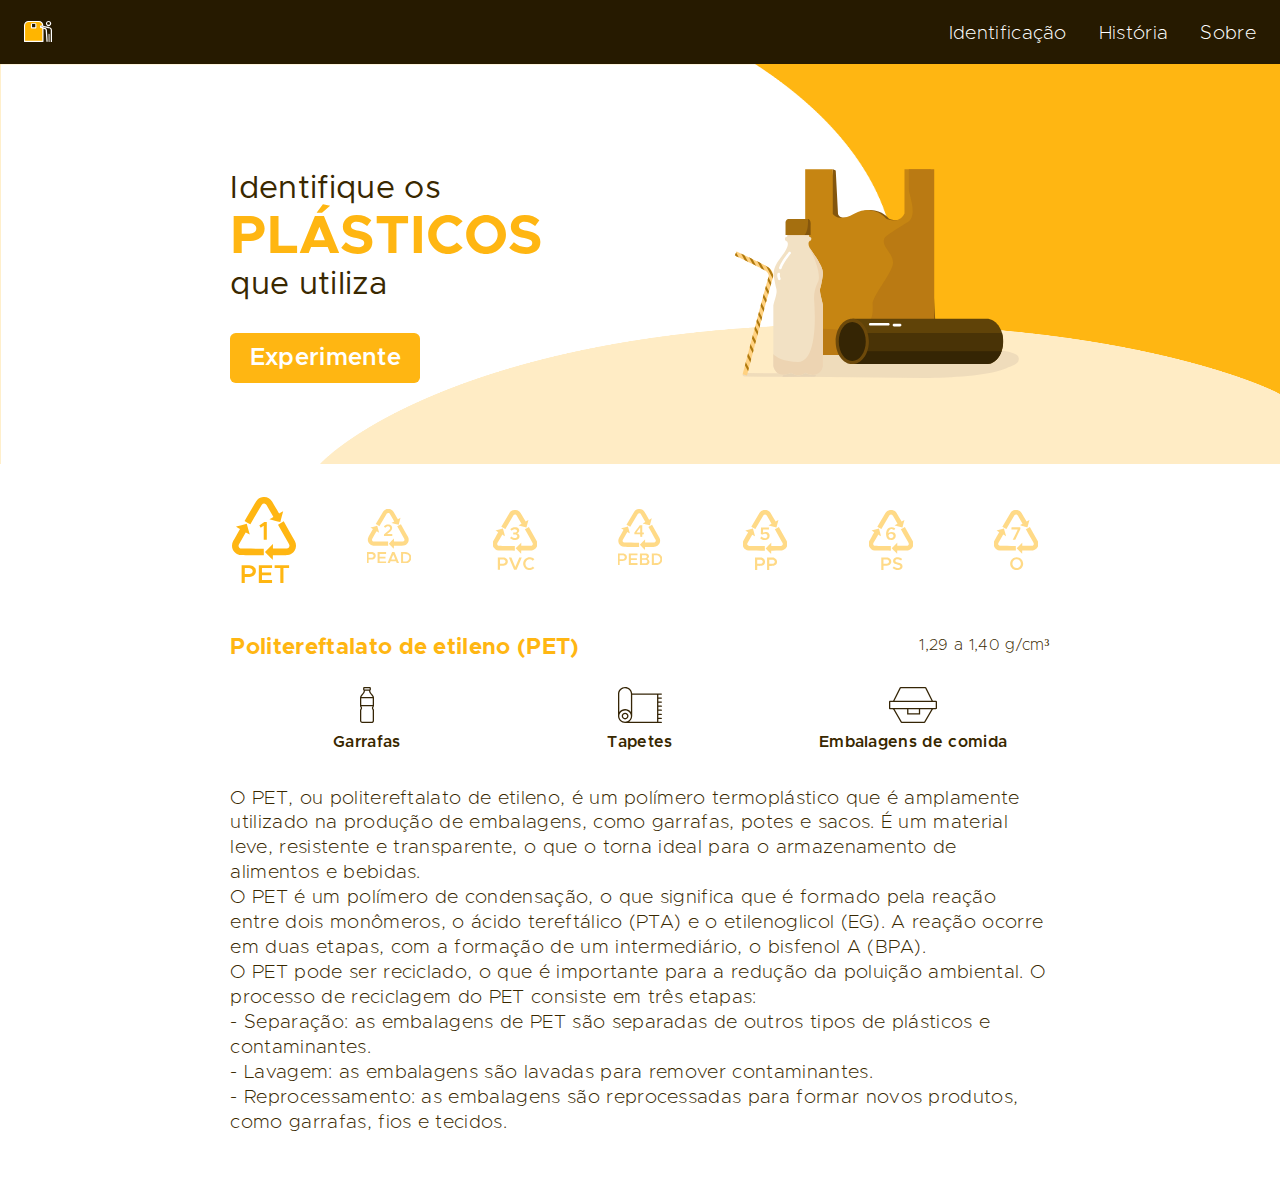
<file: index.html>
<!DOCTYPE html>
<html lang="pt">

<head>
    <meta name="author" content="Francisca Palma, Paulo Monteiro, Rafael Silva, Rafael Nogueira, Rodrigo Oliveira">
    <meta charset="UTF-8">
    <meta name="viewport" content="width=device-width, initial-scale=1.0">
    <link rel="stylesheet" href="styles/styles.css">
    <link rel="apple-touch-icon" sizes="180x180" href="img/apple-touch-icon.png">
    <link rel="icon" type="image/png" sizes="32x32" href="img/favicon-32x32.png">
    <link rel="icon" type="image/png" sizes="16x16" href="img/favicon-16x16.png">
    <!--link rel="manifest" href="/site.webmanifest"-->
    <title>Identificação de Plásticos - Início</title>
    
    <script src="script/index.js" defer></script>
    
</head>

<body>
    <nav id="navbar">
        <div class="wrapper">
            <div id="left">
                <a href="index.html" class="selected-menu-item"><img id="home-icon" src="img/home.svg" alt="Início"></a>
            </div>
            <div id="right">
                <a href="identificar.html">Identificação</a>
                <a href="origem.html">História</a>
                <a href="sobre.html">Sobre</a>
            </div>
        </div>
    </nav>

    <div id="hero-container">
        <div id="hero">
            <div id="hero-elements">
                <div id="hero-text-container">
                    <p class="hero-text">Identifique os</p>
                    <p id="hero-bold" class="">PLÁSTICOS</p>
                    <p class="hero-text"> que utiliza</p>
                </div>
                <button class="txt-semibold"
                    onclick="window.location.href ='identificar.html';">Experimente</button>
            </div>
            <img id="hero-illustration" src="img/hero.svg" alt="ilustração herói">
            <img src="./img/hero-ground.png" id="illustration-ground" alt="plataforma da ilustração herói">
            <img src="./img/hero-bg.png" id="illustration-white" alt="fundo da ilustração herói">

        </div>
    </div>

    <main>
        <div>
            <div id="plastic-types-container">
                <div><img id="plastic-type-1" class="plastic-type-item" src="img/1pet.svg" alt="plático tipo 1 - PET">
                </div>
                <div><img id="plastic-type-2" class="plastic-type-item plastic-type-unselected" src="img/2pead.svg"
                        alt="plático tipo 2 - PEAD">
                </div>
                <div><img id="plastic-type-3" class="plastic-type-item plastic-type-unselected" src="img/3pvc.svg"
                        alt="plático tipo 3 - PVC">
                </div>
                <div><img id="plastic-type-4" class="plastic-type-item plastic-type-unselected" src="img/4pebd.svg"
                        alt="plático tipo 4 - PEBD">
                </div>
                <div><img id="plastic-type-5" class="plastic-type-item plastic-type-unselected" src="img/5pp.svg"
                        alt="plático tipo 5 - PP">
                </div>
                <div><img id="plastic-type-6" class="plastic-type-item plastic-type-unselected" src="img/6ps.svg"
                        alt="plático tipo 6 - PS">
                </div>
                <div><img id="plastic-type-7" class="plastic-type-item plastic-type-unselected" src="img/7o.svg"
                        alt="plático tipo 7 - O">
                </div>
            </div>
        </div>

        <div class="content-wrapper">
        <section>
            <header>
                <p class="type" id="plastic-type-header">Politereftalato de etileno (PET)</p>
                <p class="type-details" id="plastic-density-header">1,29 a 1,40 g/cm³</p>
            </header>

            <div class="item-options-container" id="options-1">
                <div class="item-option">
                    <img class="item-option-img" src="./img/garrafa.svg" alt="garrafa">
                    <p class="txt-item">Garrafas</p>
                </div>
                <div class="item-option">
                    <img class="item-option-img" src="./img/tapete.svg" alt="tapete">
                    <p class="txt-item">Tapetes</p>
                </div>
                <div class="item-option">
                    <img class="item-option-img" src="./img/embComida.svg" alt="embalagem de comida">
                    <p class="txt-item">Embalagens de comida</p>
                </div>
            </div>
            <div class="item-options-container" id="options-2">
                <div class="item-option">
                    <img class="item-option-img" src="./img/detergente.svg" alt="detergente">
                    <p class="txt-item">Detergentes</p>
                </div>
                <div class="item-option">
                    <img class="item-option-img" src="./img/brinquedo.svg" alt="brinquedo">
                    <p class="txt-item">Brinquedos</p>
                </div>
            </div>
            <div class="item-options-container" id="options-3">
                <div class="item-option">
                    <img class="item-option-img" src="./img/detergente.svg" alt="detergente">
                    <p class="txt-item">Detergente</p>
                </div>
                <div class="item-option">
                    <img class="item-option-img" src="./img/blisters.svg" alt="blisters">
                    <p class="txt-item">Blisters</p>
                </div>
            </div>
            <div class="item-options-container" id="options-4">
                <div class="item-option">
                    <img class="item-option-img" src="./img/sacos.svg" alt="sacos de supermercado">
                    <p class="txt-item">Sacos de supermercado</p>
                </div>
                <div class="item-option">
                    <img class="item-option-img" src="./img/utCozinha.svg" alt="utensílios de cozinha">
                    <p class="txt-item">Utensílios de cozinha</p>
                </div>
            </div>
            <div class="item-options-container" id="options-5">
                <div class="item-option">
                    <img class="item-option-img" src="./img/embComida.svg" alt="embalagem de comida">
                    <p class="txt-item">Embalagens de comida</p>
                </div>
                <div class="item-option">
                    <img class="item-option-img" src="./img/tampa.svg" alt="tampa de garrafa">
                    <p class="txt-item">Tampas de garrafas</p>
                </div>
                <div class="item-option">
                    <img class="item-option-img" src="./img/garrafa.svg" alt="garrafa">
                    <p class="txt-item">Garrafas</p>
                </div>
            </div>
            <div class="item-options-container" id="options-6">
                <div class="item-option">
                    <img class="item-option-img" src="./img/iogurte.svg" alt="iogurte">
                    <p class="txt-item">Embalagens de iogurtes</p>
                </div>
                <div class="item-option">
                    <img class="item-option-img" src="./img/cestoMercado.svg" alt="cesto de supermercado">
                    <p class="txt-item">Cestos de supermercado</p>
                </div>
            </div>
            <div class="item-options-container" id="options-7">
                <div class="item-option">
                    <img class="item-option-img" src="./img/brinquedo.svg" alt="brinquedo">
                    <p class="txt-item">Brinquedos</p>
                </div>
            </div>
            <p class="txt-size-normal" id="plastic-text">O PET, ou politereftalato de etileno, é um polímero
                termoplástico que é amplamente utilizado na produção de embalagens, como garrafas, potes e sacos. É um
                material leve, resistente e transparente, o que o torna ideal para o armazenamento de alimentos e
                bebidas.<br>O PET é um polímero de condensação, o que significa que é formado pela reação entre dois
                monômeros, o ácido
                tereftálico (PTA) e o etilenoglicol (EG). A reação ocorre em duas etapas, com a formação de um
                intermediário, o bisfenol A (BPA).<br>O PET pode ser reciclado, o que é importante para a redução da
                poluição ambiental. O processo de reciclagem do PET consiste em três etapas:<br> - Separação: as
                embalagens de PET são separadas de outros tipos de plásticos e contaminantes.<br> - Lavagem: as
                embalagens são
                lavadas para remover contaminantes.<br> - Reprocessamento: as embalagens são
                reprocessadas para formar novos produtos, como garrafas, fios e tecidos.</p>
        <section>
        </div>
    </main>
</body>

</html>
</file>
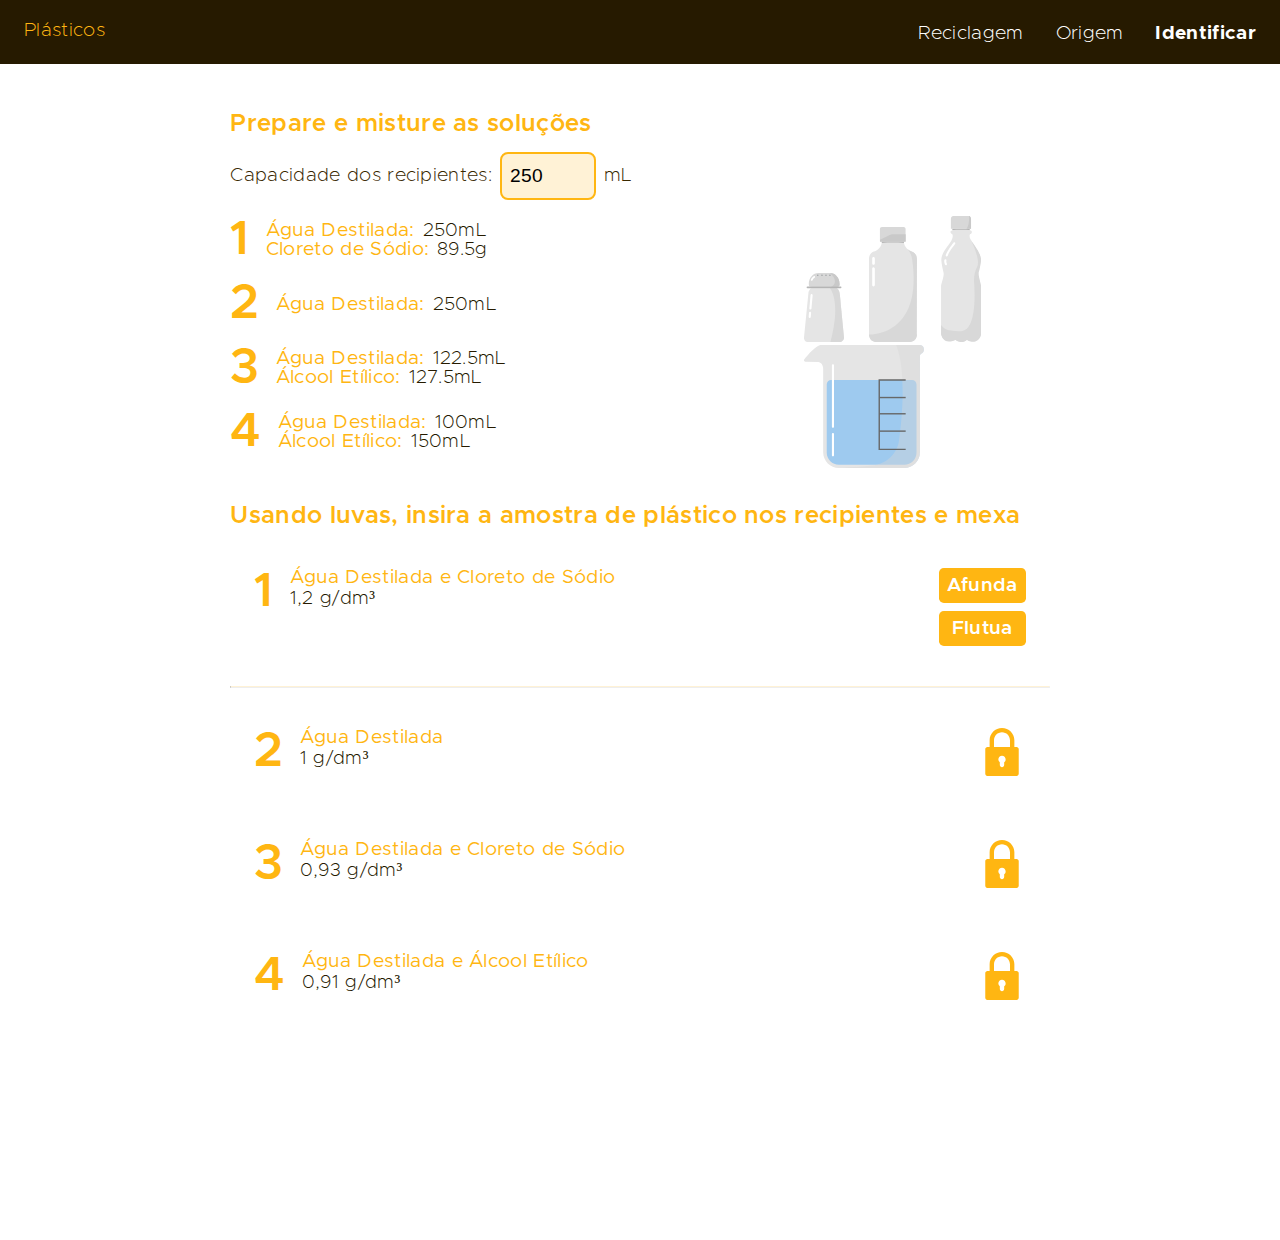
<file: activity.html>
<!DOCTYPE html>
<html lang="pt">

<head>
    <meta name="author" content="Francisca Palma, Paulo Monteiro, Rafael Silva, Rafael Nogueira, Rodrigo Oliveira">
    <meta charset="UTF-8">
    <meta name="viewport" content="width=device-width, initial-scale=1.0">
    <link rel="stylesheet" href="styles/styles.css">
    <link rel="stylesheet"
        href="https://fonts.googleapis.com/css2?family=Material+Symbols+Outlined:opsz,wght,FILL,GRAD@20..48,100..700,0..1,-50..200">
    <script src="./script/activity.js" defer></script>
    <title>Identificação de Plásticos - Atividade</title>
</head>

<body>
    <nav id="navbar">
        <div class="wrapper">
            <div id="left">
                <a href="index.html">Plásticos</a>
            </div>
            <div id="right">
                <a href="reciclagem.html">Reciclagem</a>
                <a href="origem.html">Origem</a>
                <a href="activity.html" class="selected-menu-item">Identificar</a>
            </div>
        </div>
    </nav>

    <main class="content-wrapper">
        <section>
            <h2>Prepare e misture as soluções</h2>
            <div id="input-container">
                <p class="txt-size-normal">Capacidade dos recipientes: </p>
                <input id="mL-input" type="number" value="250">
                <p class="txt-size-normal">mL</p>
            </div>
            <div class="activity-first-container">


                <div id="activity-items-container">

                    <ul id="activity-items">

                        <li class="activity-item">
                            <p class="activity-item-number">1</p>
                            <div>
                                <p class="activity-item-material">Água Destilada: <span
                                        class="activity-item-amount" id="agua-1-value">250mL</span></p>
                                <p class="activity-item-material">Cloreto de Sódio: <span
                                        class="activity-item-amount" id="sal-1-value">89.5g</span></p>
                            </div>
                        </li>
                        <li class="activity-item">
                            <p class="activity-item-number">2</p>
                            <div>
                                <p
                                    class="activity-item-material activity-item-material-single">
                                    Água Destilada: <span class="activity-item-amount" id="agua-2-value">250mL</span></p>
                            </div>
                        </li>
                        <li class="activity-item">
                            <p class="activity-item-number">3</p>
                            <div>
                                <p class="activity-item-material">Água Destilada: <span
                                        class="activity-item-amount" id="agua-3-value">122.5mL</span></p>
                                <p class="activity-item-material">Álcool Etílico: <span
                                        class="activity-item-amount" id="alcool-1-value">127.5mL</span></p>
                            </div>
                        </li>
                        <li class="activity-item">
                            <p class="activity-item-number">4</p>
                            <div>
                                <p class="activity-item-material">Água Destilada: <span
                                        class="activity-item-amount" id="agua-4-value">100mL</span></p>
                                <p class="activity-item-material">Álcool Etílico: <span
                                        class="activity-item-amount" id="alcool-2-value">150mL</span></p>
                            </div>
                        </li>
                    </ul>
                </div>
                <div class="activity-first-right">
                    <div class="activity-image-container">
                        <img src="img/sal.svg" style="width: 2.5rem; display: inline-block;margin-right: 1.2rem;"
                            alt="saleiro">
                        <img src="img/garrafaalcool.svg" style="width: 3rem;display: inline-block;margin-right: 1.2rem;"
                            alt="garrafa de álcool">
                        <img src="img/garrafaagua.svg" style="width: 2.5rem; display: inline-block; margin-right: 3rem;"
                            alt="garrafa de água">
                        <img src="img/gobele.svg" style="width: 7.5rem; display: inline-block;" alt="gobelé">
                    </div>
                </div>
            </div>
        </section>
        <section id="experiment">
            <h2>Usando luvas, insira a amostra de plástico nos recipientes e mexa</h2>
            <ul style="list-style-type: none;display:grid;grid-row-gap:1rem;">
                <li id="activity-item1">
                    <div class="during-activity-item-header">
                        <div>
                            <p class="activity-item-number">1</p>
                            <div>
                                <p class="activity-item-material">
                                    Água Destilada e Cloreto de Sódio</p>
                                <p class="activity-item-amount">1,2 g/dm³</p>
                            </div>
                        </div>
                        <div class="during-activity-item-right" style="display:flex;">
                            <button onclick="afunda(1)"
                                class="during-activity-item-button afunda-button">Afunda</button>
                            <button onclick="flutua(1)"
                                class="during-activity-item-button flutua-button">Flutua</button>
                        </div>
                    </div>
                    <div class="during-activity-item-content">
                        <p class="txt-size-normal">Pode ser</p>


                        <div class="solution">
                            <div style="display:flex; align-items:center;">
                                <img class="plastic-type-item img-result" src="./img/3pvc.svg">
                                <p class="type">Policloreto de Vinilo</p>
                            </div>
                        </div>
                        <p class="txt-size-normal">ou</p>
                        <div class="solution">
                            <div style="display:flex; align-items:center;">
                                <img class="plastic-type-item img-result" src="./img/1pet.svg">
                                <p class="type">Politereftalato de Etileno</p>
                            </div>
                        </div>

                        <p class="txt-size-normal confirm-result"
                            onclick="openGraphics(0,2)">Confirmar com espectrofotómetro</p>
                        <div class="graphics-container">
                            <p class="txt-size-normal">Confirme o resultado, comparando os gráficos abaixo com o resultado do seu espectrofotómetro</p>
                            <p class="graphic-plastic-name">PET - Politeraftalato de etileno</p>
                            <div>
                                <button onclick="previousGraph()" class="graphics-button">
                                    <span class="material-symbols-outlined">
                                        arrow_back
                                    </span>
                                </button>
                                <img src="img/pet-graph.png" class="graphic-image">

                                <button onclick="nextGraph()" class="graphics-button"> <span class="material-symbols-outlined">
                                        arrow_forward
                                    </span></button>
                            </div>
                        </div>
                    </div>

                </li>
                <li id="during-activity-divider1">
                    <hr class="during-activity-divider">
                </li>
                <li id="activity-item2">
                    <div class="during-activity-item-header">
                        <div>
                            <p class="activity-item-number">2</p>

                            <div>
                                <p class="activity-item-material">Água Destilada</p>
                                <p class="activity-item-amount">1 g/dm³</p>
                            </div>
                        </div>
                        <div class="during-activity-item-right-lock">
                            <img class="lock" src="./img/lock.svg" alt="cadeado fechado">
                        </div>
                        <div class="during-activity-item-right">
                            <button onclick="afunda(2)"
                                class="during-activity-item-button afunda-button">Afunda</button>
                            <button onclick="flutua(2)"
                                class="during-activity-item-button flutua-button">Flutua</button>
                        </div>
                    </div>
                    <div class="during-activity-item-content">
                        <p class="txt-size-normal">Pode ser</p>

                        <div class="solution">
                            <div style="display:flex; align-items:center;">
                                <img class="plastic-type-item img-result" src="./img/6ps.svg">
                                <p class="type">Poliestireno</p>
                            </div>
                        </div>
                        
                            <p class="txt-size-normal confirm-result"
                            onclick="openGraphics(1,5)">Confirmar com espectrofotómetro</p>
                        <div class="graphics-container">
                            <p class="txt-size-normal">Confirme o resultado, comparando os gráficos
                                abaixo com o resultado do seu espectrofotómetro</p>
                            <p class="graphic-plastic-name">PET - Politeraftalato de etileno</p>
                            <div>
                                <button onclick="previousGraph()" class="graphics-button">
                                    <span class="material-symbols-outlined">
                                        arrow_back
                                    </span>
                                </button>
                                <img src="img/pet-graph.png" class="graphic-image">

                                <button onclick="nextGraph()" class="graphics-button"> <span class="material-symbols-outlined">
                                        arrow_forward
                                    </span></button>
                            </div>
                        </div>
                    </div>
                </li>
                <li id="during-activity-divider2">
                    <hr class="during-activity-divider">
                </li>
                <li id="activity-item3">
                    <div class="during-activity-item-header">
                        <div>
                            <p class="activity-item-number">3</p>

                            <div>
                                <p class="activity-item-material">Água Destilada e Cloreto de
                                    Sódio
                                </p>
                                <p class="activity-item-amount">0,93 g/dm³</p>
                            </div>
                        </div>
                        <div class="during-activity-item-right-lock">
                            <img class="lock" src="./img/lock.svg" alt="cadeado fechado">
                        </div>
                        <div class="during-activity-item-right">
                            <button onclick="afunda(3)"
                                class="during-activity-item-button afunda-button">Afunda</button>
                            <button onclick="flutua(3)"
                                class="during-activity-item-button flutua-button">Flutua</button>
                        </div>
                    </div>
                    <div class="during-activity-item-content">
                        <p class="txt-size-normal">Pode ser</p>

                        <div class="solution">
                            <div style="display:flex; align-items:center;">
                                <img class="plastic-type-item img-result" src="./img/2pead.svg">
                                <p class="type">Polietileno de alta densidade</p>
                            </div>
    
                        </div>
                            <p class="txt-size-normal confirm-result"
                            onclick="openGraphics(2,1)">Confirmar com espectrofotómetro</p>
                        <div class="graphics-container">
                            <p class="txt-size-normal">Confirme o resultado, comparando os gráficos
                                abaixo com o resultado do seu espectrofotómetro</p>
                            <p class="graphic-plastic-name">PET - Politeraftalato de etileno</p>
                            <div>
                                <button onclick="previousGraph()" class="graphics-button">
                                    <span class="material-symbols-outlined">
                                        arrow_back
                                    </span>
                                </button>
                                <img src="img/pet-graph.png" class="graphic-image">

                                <button onclick="nextGraph()" class="graphics-button"> <span class="material-symbols-outlined">
                                        arrow_forward
                                    </span></button>
                            </div>
                        </div>
                    </div>
                </li>
                <li id="during-activity-divider3">
                    <hr class="during-activity-divider">
                </li>
                <li id="activity-item4">
                    <div class="during-activity-item-header">
                        <div>
                            <p class="activity-item-number">4</p>

                            <div>
                                <p class="activity-item-material">Água Destilada e Álcool Etílico
                                </p>
                                <p class="activity-item-amount">0,91 g/dm³</p>
                            </div>
                        </div>
                        <div class="during-activity-item-right-lock">
                            <img class="lock" src="./img/lock.svg" alt="cadeado fechado">
                        </div>
                        <div class="during-activity-item-right">
                            <button onclick="afunda(4)"
                                class="during-activity-item-button afunda-button">Afunda</button>
                            <button onclick="flutua(4)"
                                class="during-activity-item-button flutua-button">Flutua</button>
                        </div>
                    </div>
                    <div class="during-activity-item-content" id="item-content1">
                        <p class="txt-size-normal">Pode ser</p>


                        <div class="solution">
                            <div style="display:flex; align-items:center;">
                                <img class="plastic-type-item img-result" src="./img/4pebd.svg">
                                <p class="type">Polietileno de baixa
                                    densidade</p>
                            </div>
                        
                        </div>


                       
                            <p class="txt-size-normal confirm-result"
                            onclick="openGraphics(3, 3)">Confirmar com espectrofotómetro</p>
                        <div class="graphics-container">
                            <p class="txt-size-normal">Confirme o resultado, comparando os gráficos
                                abaixo com o resultado do seu espectrofotómetro</p>
                            <p class="graphic-plastic-name">PET - Politeraftalato de etileno</p>
                            <div>
                                <button onclick="previousGraph()" class="graphics-button">
                                    <span class="material-symbols-outlined">
                                        arrow_back
                                    </span>
                                </button>
                                <img src="img/pet-graph.png" class="graphic-image">

                                <button onclick="nextGraph()" class="graphics-button"> <span class="material-symbols-outlined">
                                        arrow_forward
                                    </span></button>
                            </div>
                        </div>
                    </div>
                    <div class="during-activity-item-content" id="item-content2">
                        <p class="txt-size-normal">Pode ser</p>

                        <div class="solution">
                            <div style="display:flex; align-items:center;">
                                <img class="plastic-type-item img-result" src="./img/5pp.svg">
                                <p class="type">Polipropileno</p>
                            </div>
                            
                        </div>


                       
                            <p class="txt-size-normal confirm-result"
                            onclick="openGraphics(4,5)">Confirmar com espectrofotómetro</p>
                        <div class="graphics-container">
                            <p class="txt-size-normal">Confirme o resultado, comparando os gráficos
                                abaixo com o resultado do seu espectrofotómetro</p>
                            <p class="graphic-plastic-name">PET - Politeraftalato de etileno</p>
                            <div>
                                <button onclick="previousGraph()" class="graphics-button">
                                    <span class="material-symbols-outlined">
                                        arrow_back
                                    </span>
                                </button>
                                <img src="img/pet-graph.png" class="graphic-image">

                                <button onclick="nextGraph()" class="graphics-button"> <span class="material-symbols-outlined">
                                        arrow_forward
                                    </span></button>
                            </div>
                        </div>
                    </div>
                </li>
            </ul>
        </section>
    </main>
</body>

</html>
</file>
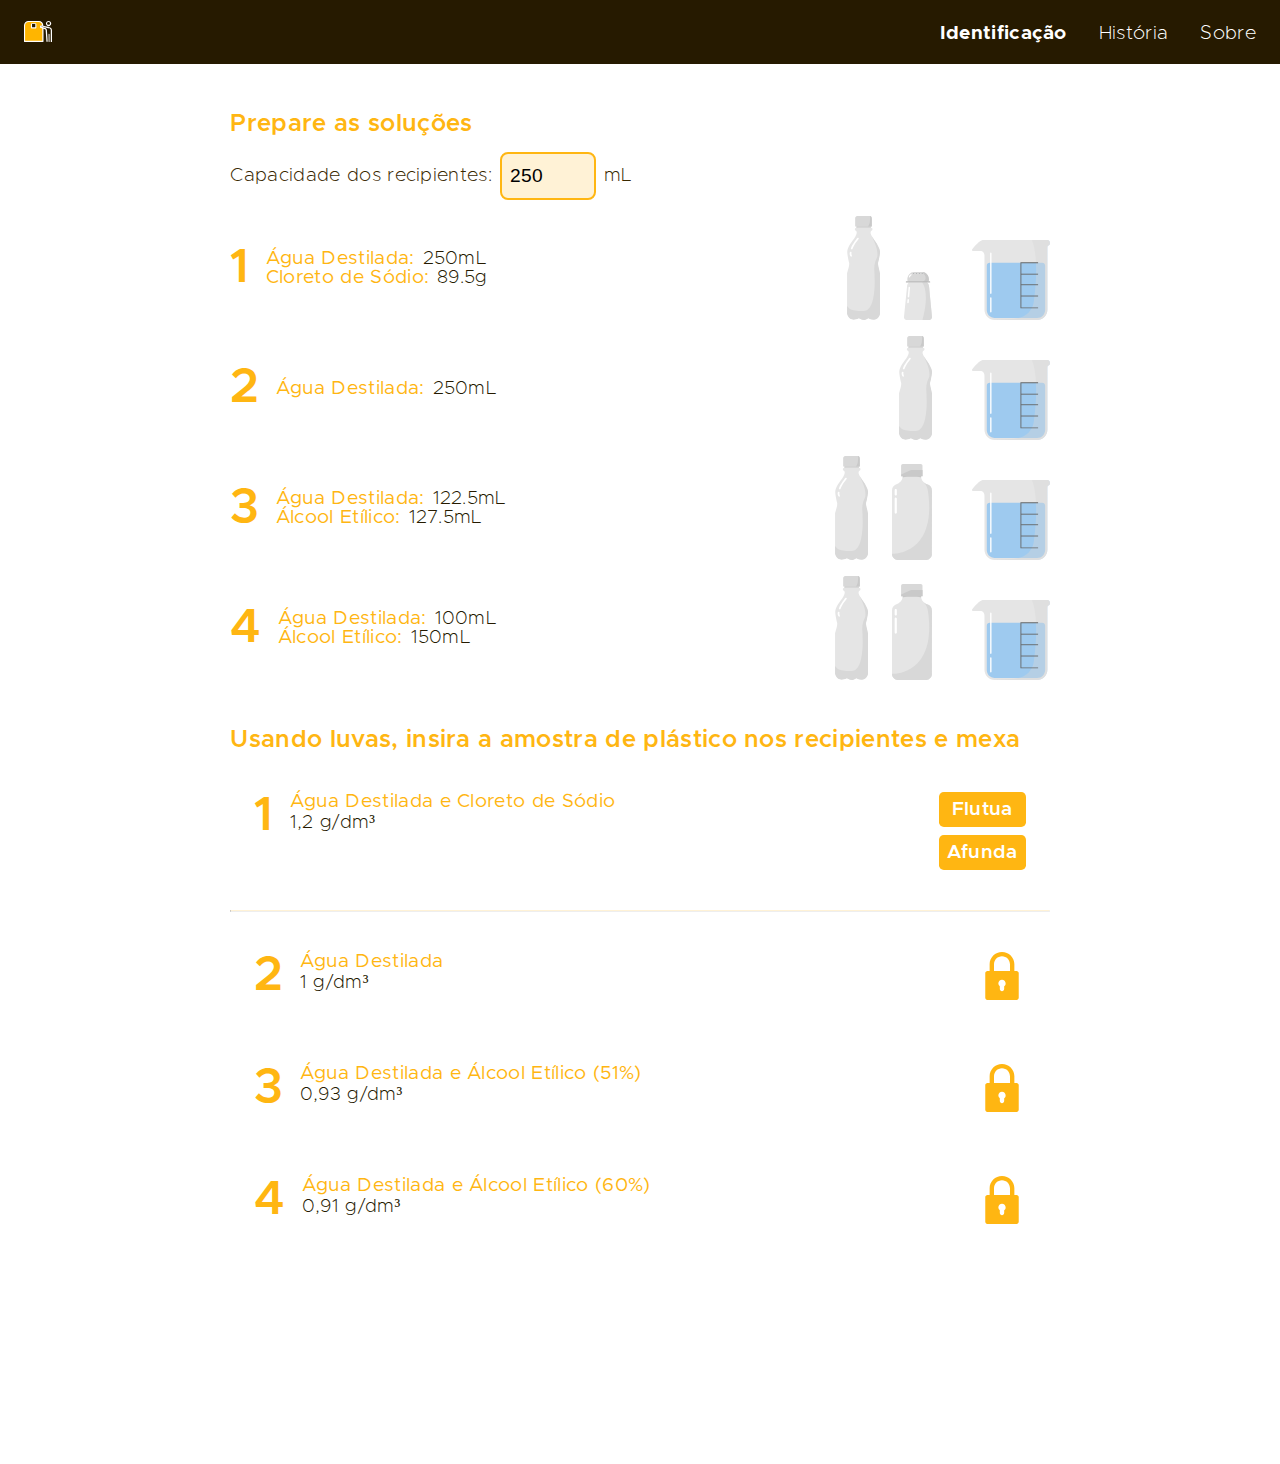
<file: identificar.html>
<!DOCTYPE html>
<html lang="pt">

<head>
    <meta name="author" content="Francisca Palma, Paulo Monteiro, Rafael Silva, Rafael Nogueira, Rodrigo Oliveira">
    <meta charset="UTF-8">
    <meta name="viewport" content="width=device-width, initial-scale=1.0">
    <link rel="stylesheet" href="styles/styles.css">
    <link rel="apple-touch-icon" sizes="180x180" href="img/apple-touch-icon.png">
    <link rel="icon" type="image/png" sizes="32x32" href="img/favicon-32x32.png">
    <link rel="icon" type="image/png" sizes="16x16" href="img/favicon-16x16.png">
    <!--link rel="manifest" href="/site.webmanifest"-->

    <title>Identificação de Plásticos - Identificar</title>
        
    <script src="./script/activity.js" defer></script>

</head>


<body>
    <nav id="navbar">
        <div class="wrapper">
            <div id="left">
                <a href="index.html"><img id="home-icon" src="img/home.svg" alt="Início"></a>
            </div>
            <div id="right">
                <a href="identificar.html" class="selected-menu-item">Identificação</a>
                <a href="origem.html">História</a>
                <a href="sobre.html">Sobre</a>
            </div>
        </div>
    </nav>

    <main class="content-wrapper">
        <section>
            <h2>Prepare as soluções</h2>
            <div id="input-container">
                <p class="txt-size-normal">Capacidade dos recipientes: </p>
                <input id="mL-input" type="number" value="250">
                <p class="txt-size-normal">mL</p>
            </div>
            <div class="activity-first-container">

                <div id="activity-items-container">

                    <ul id="activity-items">
                        <li class="activity-item">
                            <div><p class="activity-item-number">1</p></div>
                            <div>
                                <p class="activity-item-material">Água Destilada: <span
                                        class="activity-item-amount" id="agua-1-value">250mL</span></p>
                                <p class="activity-item-material">Cloreto de Sódio: <span class="activity-item-amount" id="sal-1-value">89.5g</span></p>
                            </div>
                            <div class="go-right">
                                <div class="activity-image-container-single">
                                        <img class="activity-image-single garrafa" src="img/garrafaagua.svg" alt="garrafa de água">
                                        <img class="activity-image-single saleiro" src="img/sal.svg" alt="saleiro">                    
                                        <img class="activity-image-single gobele" src="img/gobele.svg" alt="gobelé">
                                </div>
                            </div>
                        </li>
                        <li class="small-only">
                                <img class="activity-image-single garrafa" src="img/garrafaagua.svg" alt="garrafa de água">
                                <img class="activity-image-single saleiro" src="img/sal.svg" alt="saleiro">                    
                                <img class="activity-image-single gobele" src="img/gobele.svg" alt="gobelé">
                        </li>
                        <li class="activity-item">
                            <div><p class="activity-item-number">2</p></div>
                            <div>
                                <p class="activity-item-material activity-item-material-single">
                                    Água Destilada: <span class="activity-item-amount" id="agua-2-value">250mL</span></p>
                            </div>
                            <div class="go-right">
                                <div class="activity-image-container-single">
                                    <img class="activity-image-single garrafa" src="img/garrafaagua.svg" alt="garrafa de água">
                                    <img class="activity-image-single gobele" src="img/gobele.svg" alt="gobelé">
                                </div>
                            </div>
                        </li>
                        <li class="small-only">
                                    <img class="activity-image-single garrafa" src="img/garrafaagua.svg" alt="garrafa de água">
                                    <img class="activity-image-single gobele" src="img/gobele.svg" alt="gobelé">
                        </li>
                        <li class="activity-item">
                            <div><p class="activity-item-number">3</p></div>
                            <div>
                                <p class="activity-item-material">Água Destilada: <span
                                        class="activity-item-amount" id="agua-3-value">122.5mL</span></p>
                                <p class="activity-item-material">Álcool Etílico: <span
                                        class="activity-item-amount" id="alcool-1-value">127.5mL</span></p>
                            </div>                                
                            <div class="go-right">
                                <div class="activity-image-container-single">
                                    <img class="activity-image-single garrafa" src="img/garrafaagua.svg" alt="garrafa de água">
                                    <img class="activity-image-single alcool" src="img/garrafaalcool.svg" alt="garrafa de álcool">
                                    <img class="activity-image-single gobele" src="img/gobele.svg" alt="gobelé">
                                </div>
                            </div>
                        </li>
                        <li class="small-only">
                                    <img class="activity-image-single garrafa" src="img/garrafaagua.svg" alt="garrafa de água">
                                    <img class="activity-image-single alcool" src="img/garrafaalcool.svg" alt="garrafa de álcool">
                                    <img class="activity-image-single gobele" src="img/gobele.svg" alt="gobelé">
                        </li>
                        <li class="activity-item">
                            <div><p class="activity-item-number">4</p></div>
                            <div>
                                 <p class="activity-item-material">Água Destilada: <span
                                        class="activity-item-amount" id="agua-4-value">100mL</span></p>
                                <p class="activity-item-material">Álcool Etílico: <span
                                        class="activity-item-amount" id="alcool-2-value">150mL</span></p>
                            </div>   
                            <div class="go-right">
                                <div class="activity-image-container-single">
                                    <img class="activity-image-single garrafa" src="img/garrafaagua.svg" alt="garrafa de água">
                                    <img class="activity-image-single alcool" src="img/garrafaalcool.svg" alt="garrafa de álcool">
                                    <img class="activity-image-single gobele" src="img/gobele.svg" alt="gobelé">
                                </div>
                            </div>
                        </li>
                        <li class="small-only">
                                    <img class="activity-image-single garrafa" src="img/garrafaagua.svg" alt="garrafa de água">
                                    <img class="activity-image-single alcool" src="img/garrafaalcool.svg" alt="garrafa de álcool">
                                    <img class="activity-image-single gobele" src="img/gobele.svg" alt="gobelé">
                        </li>
                    </ul>
                </div>
                <!--div class="activity-first-right">
                    <div class="activity-image-container">
                        <img src="img/sal.svg" style="width: 2.5rem; display: inline-block;margin-right: 1.2rem;"
                            alt="saleiro">
                        <img src="img/garrafaalcool.svg" style="width: 3rem;display: inline-block;margin-right: 1.2rem;"
                            alt="garrafa de álcool">
                        <img src="img/garrafaagua.svg" style="width: 2.5rem; display: inline-block; margin-right: 3rem;"
                            alt="garrafa de água">
                        <img src="img/gobele.svg" style="width: 7.5rem; display: inline-block;" alt="gobelé">
                    </div>
                </div-->
            </div>
        </section>
        <section id="experiment">
            <h2>Usando luvas, insira a amostra de plástico nos recipientes e mexa</h2>
            <ul style="list-style-type: none;display:grid;grid-row-gap:1rem;">
                <li id="activity-item1">
                    <div class="during-activity-item-header">
                        <div>
                            <p class="activity-item-number">1</p>
                            <div>
                                <p class="activity-item-material">
                                    Água Destilada e Cloreto de Sódio</p>
                                <p class="activity-item-amount">1,2 g/dm³</p>
                            </div>
                        </div>
                        <div class="during-activity-item-right" style="display:flex;">
                            <button onclick="flutua(1)"
                                class="during-activity-item-button flutua-button">Flutua</button>
                            <button onclick="afunda(1)"
                                class="during-activity-item-button afunda-button">Afunda</button>
                        </div>
                    </div>
                    <div class="during-activity-item-content">
                        <p class="txt-size-normal">Pode ser</p>


                        <div class="solution">
                            <div style="display:flex; align-items:center;">
                                <img class="plastic-type-item img-result" src="./img/3pvc.svg">
                                <p class="type">Policloreto de Vinilo</p>
                            </div>
                        </div>
                        <p class="txt-size-normal">ou</p>
                        <div class="solution">
                            <div style="display:flex; align-items:center;">
                                <img class="plastic-type-item img-result" src="./img/1pet.svg">
                                <p class="type">Politereftalato de Etileno</p>
                            </div>
                        </div>

                        <p class="txt-size-normal confirm-result"
                            onclick="openGraphics(0,2)">Confirmar com espectrofotómetro</p>
                        <div class="graphics-container">
                            <p class="txt-size-normal">Verifique qual dos gráficos coincide com a leitura no espectrofotómetro</p>
                            <p class="graphic-plastic-name">PET - Politeraftalato de etileno</p>
                            <div>
                                <button onclick="previousGraph()" class="graphics-button arrow-span">
                                    <span class="arrow-span">
                                         <img class="arrow-icon" src="./img/back.png">
                                    </span>
                                </button>
                                <img src="img/pet-graph.png" class="graphic-image">

                                <button onclick="nextGraph()" class="graphics-button arrow-span">
                                    <span class="arrow-span">
                                         <img class="arrow-icon" src="./img/front.png">
                                    </span></button>
                            </div>
                        </div>
                    </div>

                </li>
                <li id="during-activity-divider1">
                    <hr class="during-activity-divider">
                </li>
                <li id="activity-item2">
                    <div class="during-activity-item-header">
                        <div>
                            <p class="activity-item-number">2</p>

                            <div>
                                <p class="activity-item-material">Água Destilada</p>
                                <p class="activity-item-amount">1 g/dm³</p>
                            </div>
                        </div>
                        <div class="during-activity-item-right-lock">
                            <img class="lock" src="./img/lock.svg" alt="cadeado fechado">
                        </div>
                        <div class="during-activity-item-right">
                            <button onclick="flutua(2)"
                                class="during-activity-item-button flutua-button">Flutua</button>
                            <button onclick="afunda(2)"
                                class="during-activity-item-button afunda-button">Afunda</button>
                        </div>
                    </div>
                    <div class="during-activity-item-content">
                        <p class="txt-size-normal">Pode ser</p>

                        <div class="solution">
                            <div style="display:flex; align-items:center;">
                                <img class="plastic-type-item img-result" src="./img/6ps.svg">
                                <p class="type">Poliestireno</p>
                            </div>
                        </div>
                        
                            <p class="txt-size-normal confirm-result"
                            onclick="openGraphics(1,5)">Confirmar com espectrofotómetro</p>
                        <div class="graphics-container">
                            <p class="txt-size-normal">Verifique qual dos gráficos coincide com a leitura no espectrofotómetro</p>
                            <p class="graphic-plastic-name">PET - Politeraftalato de etileno</p>
                            <div>
                                <button onclick="previousGraph()" class="graphics-button arrow-span">
                                    <span class="arrow-span">
                                         <img class="arrow-icon" src="./img/back.png">
                                    </span>
                                </button>
                                <img src="img/pet-graph.png" class="graphic-image">

                                <button onclick="nextGraph()" class="graphics-button arrow-span">
                                    <span class="arrow-span">
                                         <img class="arrow-icon" src="./img/front.png">
                                    </span></button>
                            </div>
                        </div>
                    </div>
                </li>
                <li id="during-activity-divider2">
                    <hr class="during-activity-divider">
                </li>
                <li id="activity-item3">
                    <div class="during-activity-item-header">
                        <div>
                            <p class="activity-item-number">3</p>

                            <div>
                                <p class="activity-item-material">Água Destilada e Álcool Etílico (51%)
                                </p>
                                <p class="activity-item-amount">0,93 g/dm³</p>
                            </div>
                        </div>
                        <div class="during-activity-item-right-lock">
                            <img class="lock" src="./img/lock.svg" alt="cadeado fechado">
                        </div>
                        <div class="during-activity-item-right">
                            <button onclick="flutua(3)"
                                class="during-activity-item-button flutua-button">Flutua</button>
                            <button onclick="afunda(3)"
                                class="during-activity-item-button afunda-button">Afunda</button>
                        </div>
                    </div>
                    <div class="during-activity-item-content">
                        <p class="txt-size-normal">Pode ser</p>

                        <div class="solution">
                            <div style="display:flex; align-items:center;">
                                <img class="plastic-type-item img-result" src="./img/2pead.svg">
                                <p class="type">Polietileno de alta densidade</p>
                            </div>
    
                        </div>
                            <p class="txt-size-normal confirm-result"
                            onclick="openGraphics(2,1)">Confirmar com espectrofotómetro</p>
                        <div class="graphics-container">
                            <p class="txt-size-normal">Verifique qual dos gráficos coincide com a leitura no espectrofotómetro</p>
                            <p class="graphic-plastic-name">PET - Politeraftalato de etileno</p>
                            <div>
                                <button onclick="previousGraph()" class="graphics-button arrow-span">
                                    <span class="arrow-span">
                                         <img class="arrow-icon" src="./img/back.png">
                                    </span>
                                </button>
                                <img src="img/pet-graph.png" class="graphic-image">

                                <button onclick="nextGraph()" class="graphics-button arrow-span">
                                    <span class="arrow-span">
                                         <img class="arrow-icon" src="./img/front.png">
                                    </span></button>
                            </div>
                        </div>
                    </div>
                </li>
                <li id="during-activity-divider3">
                    <hr class="during-activity-divider">
                </li>
                <li id="activity-item4">
                    <div class="during-activity-item-header">
                        <div>
                            <p class="activity-item-number">4</p>

                            <div>
                                <p class="activity-item-material">Água Destilada e Álcool Etílico (60%)
                                </p>
                                <p class="activity-item-amount">0,91 g/dm³</p>
                            </div>
                        </div>
                        <div class="during-activity-item-right-lock">
                            <img class="lock" src="./img/lock.svg" alt="cadeado fechado">
                        </div>
                        <div class="during-activity-item-right">
                            <button onclick="flutua(4)"
                                class="during-activity-item-button flutua-button">Flutua</button>
                            <button onclick="afunda(4)"
                                class="during-activity-item-button afunda-button">Afunda</button>
                        </div>
                    </div>
                    <div class="during-activity-item-content" id="item-content1">
                        <p class="txt-size-normal">Pode ser</p>


                        <div class="solution">
                            <div style="display:flex; align-items:center;">
                                <img class="plastic-type-item img-result" src="./img/4pebd.svg">
                                <p class="type">Polietileno de baixa
                                    densidade</p>
                            </div>
                        
                        </div>
                       
                            <p class="txt-size-normal confirm-result"
                            onclick="openGraphics(3, 3)">Confirmar com espectrofotómetro</p>
                        <div class="graphics-container">
                            <p class="txt-size-normal">Verifique qual dos gráficos coincide com a leitura no espectrofotómetro</p>
                            <p class="graphic-plastic-name">PET - Politeraftalato de etileno</p>
                            <div>
                                <button onclick="previousGraph()" class="graphics-button arrow-span">
                                    <span class="arrow-span">
                                         <img class="arrow-icon" src="./img/back.png">
                                    </span>
                                </button>
                                <img src="img/pet-graph.png" class="graphic-image">

                                <button onclick="nextGraph()" class="graphics-button arrow-span">
                                    <span class="arrow-span">
                                         <img class="arrow-icon" src="./img/front.png">
                                    </span></button>
                            </div>
                        </div>
                    </div>
                    <div class="during-activity-item-content" id="item-content2">
                        <p class="txt-size-normal">Pode ser</p>

                        <div class="solution">
                            <div style="display:flex; align-items:center;">
                                <img class="plastic-type-item img-result" src="./img/5pp.svg">
                                <p class="type">Polipropileno</p>
                            </div>
                            
                        </div>
                       
                            <p class="txt-size-normal confirm-result"
                            onclick="openGraphics(4,5)">Confirmar com espectrofotómetro</p>
                        <div class="graphics-container">
                            <p class="txt-size-normal">Verifique qual dos gráficos coincide com a leitura no espectrofotómetro</p>
                            <p class="graphic-plastic-name">PET - Politeraftalato de etileno</p>
                            <div>
                                <button onclick="previousGraph()" class="graphics-button arrow-span">
                                    <span class="arrow-span">
                                        <img class="arrow-icon" src="./img/back.png">
                                    </span>
                                </button>
                                <img src="img/pet-graph.png" class="graphic-image">

                                <button onclick="nextGraph()" class="graphics-button arrow-span">
                                    <span class="arrow-span">
                                        <img class="arrow-icon" src="./img/front.png">
                                    </span></button>
                            </div>
                        </div>
                    </div>
                </li>
            </ul>
        </section>
    </main>
</body>

</html>
</file>
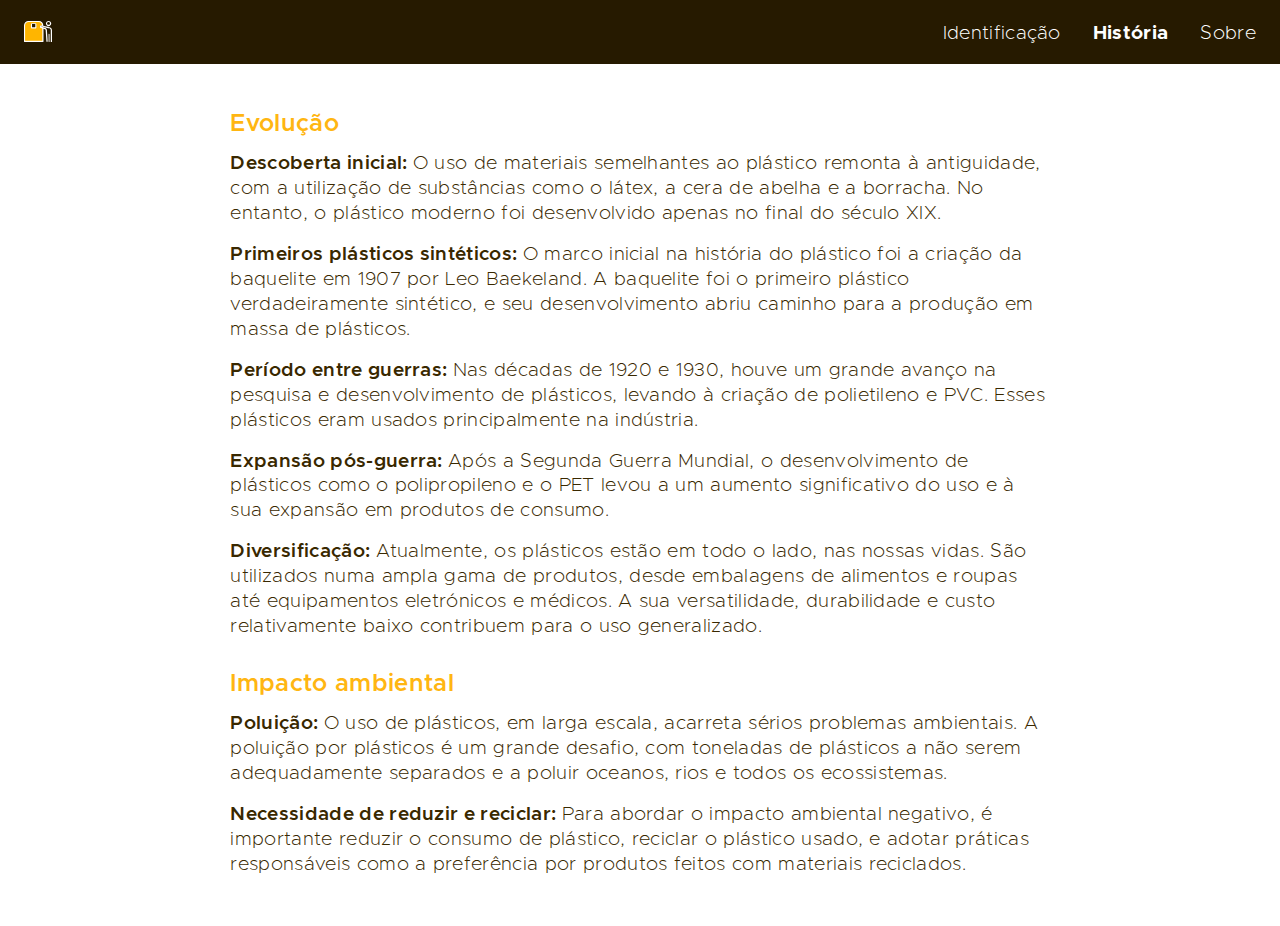
<file: origem.html>
<!DOCTYPE html>
<html lang="pt">

<head>
    <meta name="author" content="Francisca Palma, Paulo Monteiro, Rafael Silva, Rafael Nogueira, Rodrigo Oliveira">
    <meta charset="UTF-8">
    <meta name="viewport" content="width=device-width, initial-scale=1.0">
    <link rel="stylesheet" href="styles/styles.css">
    <link rel="apple-touch-icon" sizes="180x180" href="img/apple-touch-icon.png">
    <link rel="icon" type="image/png" sizes="32x32" href="img/favicon-32x32.png">
    <link rel="icon" type="image/png" sizes="16x16" href="img/favicon-16x16.png">
    <!--link rel="manifest" href="/site.webmanifest"-->
    <title>Identificação de Plásticos - História</title>
</head>


<body>
    <nav id="navbar">
        <div class="wrapper">
            <div id="left">
                <a href="index.html"><img id="home-icon" src="img/home.svg" alt="Início"></a>
            </div>
            <div id="right">
                <a href="identificar.html">Identificação</a>
                <a href="origem.html" class="selected-menu-item">História</a>
                <a href="sobre.html">Sobre</a>
            </div>
        </div>
    </nav>
    <main class="content-wrapper">
        <section>
            <!-- h1 class="txt-semibold txt-color-azul2">Origem</h1 -->
            <h2>Evolução</h2>
            <p class="txt-size-normal"><span class="txt-prompt">Descoberta inicial: </span>O uso de materiais semelhantes ao plástico remonta à antiguidade, com a utilização de substâncias como o látex, a cera de abelha e a borracha. No entanto, o plástico moderno foi desenvolvido apenas no final do século XIX.</p>
            <p class="txt-size-normal"><span class="txt-prompt">Primeiros plásticos sintéticos: </span>O marco inicial na história do plástico foi a criação da baquelite em 1907 por Leo Baekeland. A baquelite foi o primeiro plástico verdadeiramente sintético, e seu desenvolvimento abriu caminho para a produção em massa de plásticos.<p>
            <p class="txt-size-normal"><span class="txt-prompt">Período entre guerras: </span>Nas décadas de 1920 e 1930, houve um grande avanço na pesquisa e desenvolvimento de plásticos, levando à criação de polietileno e PVC. Esses plásticos eram usados principalmente na indústria.</p>
            <p class="txt-size-normal"><span class="txt-prompt">Expansão pós-guerra: </span>Após a Segunda Guerra Mundial, o desenvolvimento de plásticos como o polipropileno e o PET levou a um aumento significativo do uso e à sua expansão em produtos de consumo.</p>
            <p class="txt-size-normal"><span class="txt-prompt">Diversificação: </span>Atualmente, os plásticos estão em todo o lado, nas nossas vidas. São utilizados numa ampla gama de produtos, desde embalagens de alimentos e roupas até equipamentos eletrónicos e médicos. A sua versatilidade, durabilidade e custo relativamente baixo contribuem para o uso generalizado.</p>
            
            <h2>Impacto ambiental</h2>            
            <p class="txt-size-normal"><span class="txt-prompt">Poluição: </span>O uso de plásticos, em larga escala, acarreta sérios problemas ambientais. A poluição por plásticos é um grande desafio, com toneladas de plásticos a não serem adequadamente separados e a poluir oceanos, rios e todos os ecossistemas.</p>
            <p class="txt-size-normal"><span class="txt-prompt">Necessidade de reduzir e reciclar: </span>Para abordar o impacto ambiental negativo, é importante reduzir o consumo de plástico, reciclar o plástico usado, e adotar práticas responsáveis como a preferência por produtos feitos com materiais reciclados.</p>
        </section>
    </main>
</body>
</file>
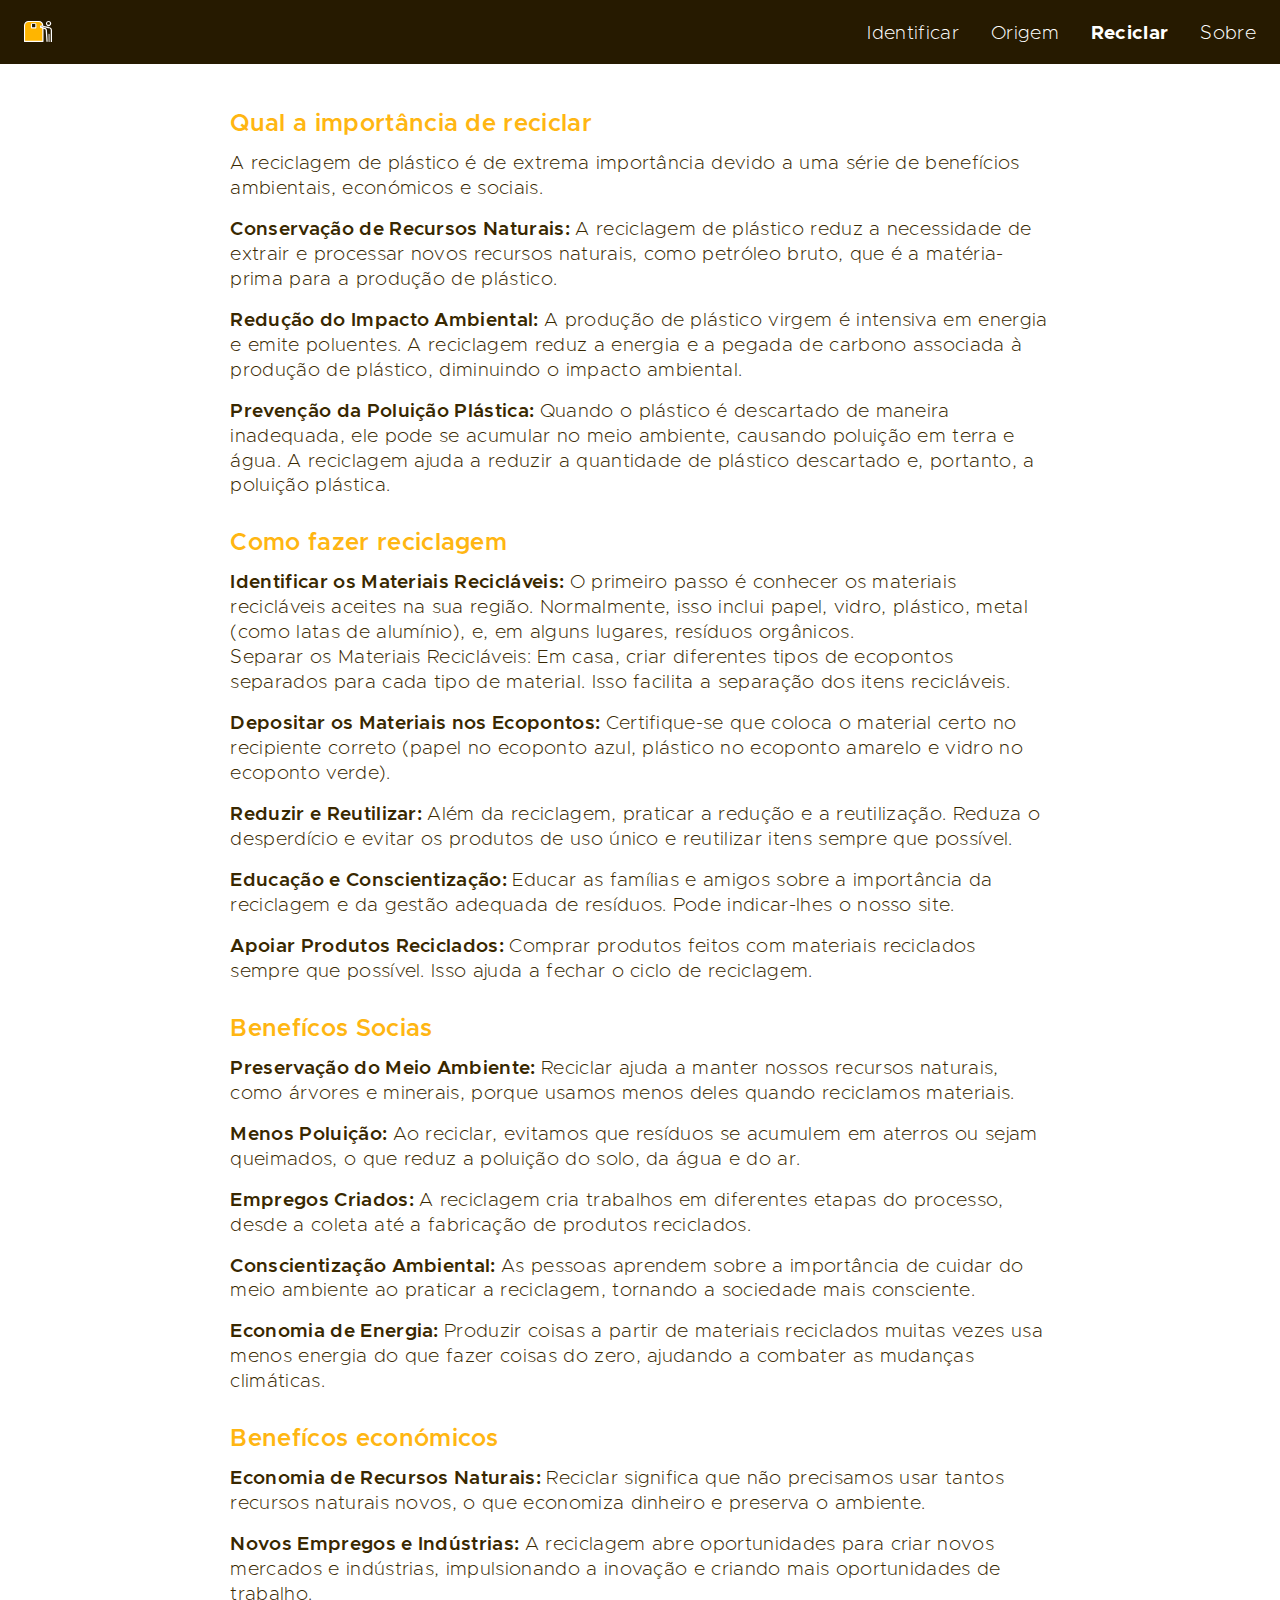
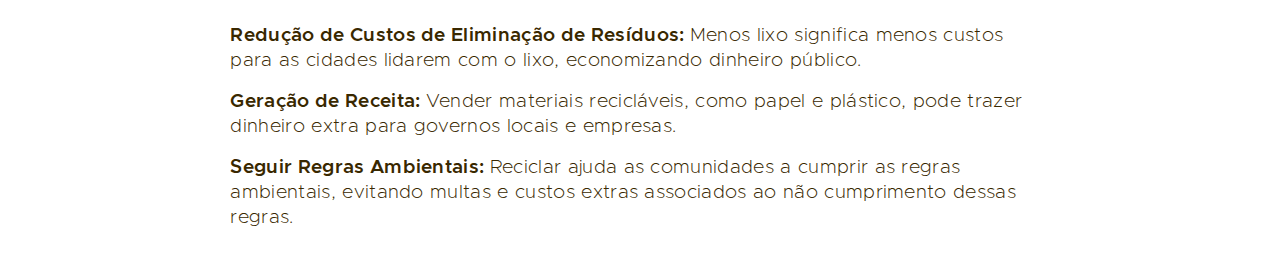
<file: reciclagem.html>
<!DOCTYPE html>
<html lang="pt">

<head>
    <meta name="author" content="Francisca Palma, Paulo Monteiro, Rafael Silva, Rafael Nogueira, Rodrigo Oliveira">
    <meta charset="UTF-8">
    <meta name="viewport" content="width=device-width, initial-scale=1.0">
    <link rel="stylesheet" href="styles/styles.css">
    <title>Identificação de Plásticos - Reciclagem</title>
    <script src="script/index.js" defer></script>
</head>

<body>
    <nav id="navbar">
        <div class="wrapper">
            <div id="left">
                <a href="index.html" class="selected-menu-item"><img id="home-icon" src="img/home.svg" alt="Início"></a>
            </div>
            <div id="right">
                <a href="identificar.html">Identificar</a>
                <a href="origem.html">Origem</a>
                <a href="reciclagem.html" class="selected-menu-item">Reciclar</a>
                <a href="sobre.html">Sobre</a>
            </div>
        </div>
    </nav>

    <main class="content-wrapper">
        <section>
            <!-- h1 class="txt-semibold txt-color-azul2">Reciclagem</h1 -->
            <h2>Qual a importância de reciclar</h2>
            <p class="txt-size-normal">A reciclagem de plástico é de extrema importância devido a
                uma série de benefícios ambientais, económicos e sociais.</p>
            <p class="txt-size-normal"><span class="txt-prompt">Conservação de Recursos Naturais: </span>A reciclagem de
                plástico reduz a necessidade de extrair e processar novos recursos naturais, como petróleo bruto,
                que é a matéria-prima para a produção de plástico.</p>
            <p class="txt-size-normal"><span class="txt-prompt">Redução do Impacto Ambiental: </span>A produção de plástico
                virgem é intensiva em energia e emite poluentes. A reciclagem reduz a energia e a pegada de carbono
                associada à produção de plástico, diminuindo o impacto ambiental.</p>
            <p class="txt-size-normal"><span class="txt-prompt">Prevenção da Poluição Plástica: </span>Quando o plástico é
                descartado de maneira inadequada, ele pode se acumular no meio ambiente, causando poluição em terra
                e água. A reciclagem ajuda a reduzir a quantidade de plástico descartado e, portanto, a poluição
                plástica.</p>
            <h2>Como fazer reciclagem</h2>
            <p class="txt-size-normal"><span class="txt-prompt">Identificar os Materiais Recicláveis: </span> O primeiro
                passo é conhecer os materiais recicláveis aceites na sua região. Normalmente, isso inclui papel,
                vidro, plástico, metal (como latas de alumínio), e, em alguns lugares, resíduos
                orgânicos.<br>Separar os Materiais Recicláveis: Em casa, criar diferentes tipos de ecopontos
                separados para cada tipo de material. Isso facilita a separação dos itens recicláveis.</p>
            <p class="txt-size-normal"><span class="txt-prompt">Depositar os Materiais nos Ecopontos: </span> Certifique-se
                que coloca o material certo no recipiente correto (papel no ecoponto azul, plástico no ecoponto
                amarelo e vidro no ecoponto verde).</p>
            <p class="txt-size-normal"><span class="txt-prompt">Reduzir e Reutilizar: </span>Além da reciclagem, praticar a
                redução e a reutilização. Reduza o desperdício e evitar os produtos de uso único e reutilizar itens
                sempre que possível.</p>
            <p class="txt-size-normal"><span class="txt-prompt">Educação e Conscientização: </span>Educar as famílias e
                amigos sobre a importância da reciclagem e da gestão adequada de resíduos. Pode indicar-lhes o nosso
                site.</p>
            <p class="txt-size-normal"><span class="txt-prompt">Apoiar Produtos Reciclados: </span>Comprar produtos feitos
                com materiais reciclados sempre que possível. Isso ajuda a fechar o ciclo de reciclagem.</p>
            <h2>Benefícos Socias</h2>
            <p class="txt-size-normal"><span class="txt-prompt">Preservação do Meio Ambiente: </span>Reciclar ajuda a
                manter nossos recursos naturais, como árvores e minerais, porque usamos menos deles quando
                reciclamos materiais.</p>
            <p class="txt-size-normal"><span class="txt-prompt">Menos Poluição: </span>Ao reciclar, evitamos que resíduos
                se acumulem em aterros ou sejam queimados, o que reduz a poluição do solo, da água e do ar.</p>
            <p class="txt-size-normal"><span class="txt-prompt">Empregos Criados: </span>A reciclagem cria trabalhos em
                diferentes etapas do processo, desde a coleta até a fabricação de produtos reciclados.</p>
            <p class="txt-size-normal"><span class="txt-prompt">Conscientização Ambiental: </span>As pessoas aprendem sobre
                a importância de cuidar do meio ambiente ao praticar a reciclagem, tornando a sociedade mais
                consciente.</p>
            <p class="txt-size-normal"><span class="txt-prompt">Economia de Energia: </span>Produzir coisas a partir de
                materiais reciclados muitas vezes usa menos energia do que fazer coisas do zero, ajudando a combater
                as mudanças climáticas.</p>
            <h2>Benefícos económicos</h2>
            <p class="txt-size-normal"><span class="txt-prompt">Economia de Recursos Naturais: </span>Reciclar significa
                que não precisamos usar tantos recursos naturais novos, o que economiza dinheiro e preserva o
                ambiente.</p>
            <p class="txt-size-normal"><span class="txt-prompt">Novos Empregos e Indústrias: </span>A reciclagem abre
                oportunidades para criar novos mercados e indústrias, impulsionando a inovação e criando mais
                oportunidades de trabalho.</p>
            <p class="txt-size-normal"><span class="txt-prompt">Redução de Custos de Eliminação de Resíduos: </span>Menos
                lixo significa menos custos para as cidades lidarem com o lixo, economizando dinheiro público.</p>
            <p class="txt-size-normal"><span class="txt-prompt">Geração de Receita: </span>Vender materiais recicláveis,
                como papel e plástico, pode trazer dinheiro extra para governos locais e empresas.</p>
            <p class="txt-size-normal"><span class="txt-prompt">Seguir Regras Ambientais: </span>Reciclar ajuda as
                comunidades a cumprir as regras ambientais, evitando multas e custos extras associados ao não
                cumprimento dessas regras.</p>
        </section>
    </main>
</body>
</file>
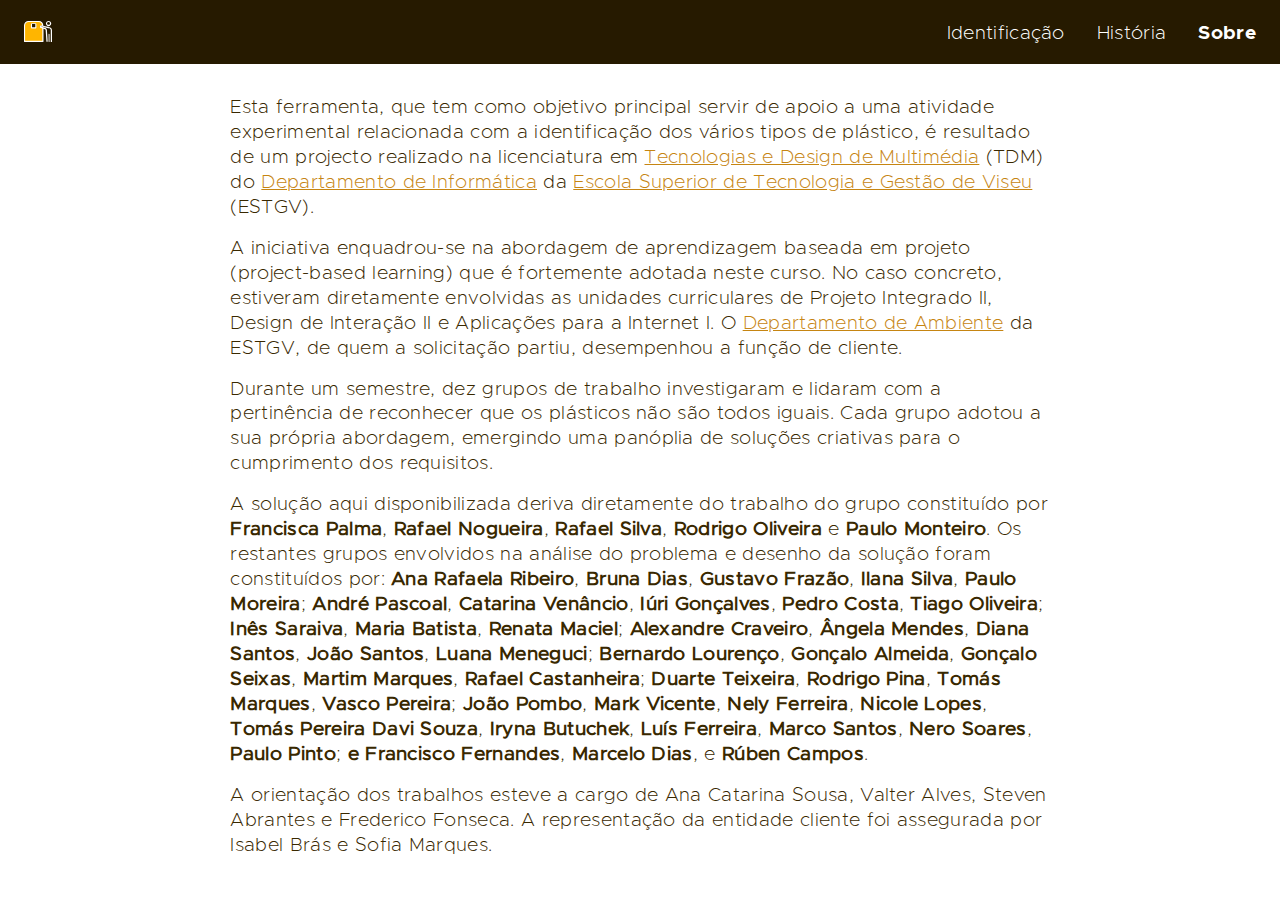
<file: sobre.html>
<!DOCTYPE html>
<html lang="pt">

<head>
    <meta name="author" content="Francisca Palma, Paulo Monteiro, Rafael Silva, Rafael Nogueira, Rodrigo Oliveira">
    <meta charset="UTF-8">
    <meta name="viewport" content="width=device-width, initial-scale=1.0">
    <link rel="stylesheet" href="styles/styles.css">
    <link rel="apple-touch-icon" sizes="180x180" href="img/apple-touch-icon.png">
    <link rel="icon" type="image/png" sizes="32x32" href="img/favicon-32x32.png">
    <link rel="icon" type="image/png" sizes="16x16" href="img/favicon-16x16.png">
    <!--link rel="manifest" href="/site.webmanifest"-->
    <title>Identificação de Plásticos - Sobre</title>
</head>


<body>
    <nav id="navbar">
        <div class="wrapper">
            <div id="left">
                <a href="index.html" class="selected-menu-item"><img id="home-icon" src="img/home.svg" alt="Início"></a>
            </div>
            <div id="right">
                <a href="identificar.html">Identificação</a>
                <a href="origem.html">História</a>
                <a href="sobre.html" class="selected-menu-item">Sobre</a>
            </div>
        </div>
    </nav>

    <main class="content-wrapper">
        <section>
            <p class="txt-size-normal">
            Esta ferramenta, que tem como objetivo principal servir de apoio a uma atividade experimental relacionada com a identificação dos vários tipos de plástico, é resultado de um projecto realizado na licenciatura em <a href="http://www.di.estgv.ipv.pt/Dep/di/web/?pagina=-TDM-">Tecnologias e Design de Multimédia</a> (TDM) do <a href="http://www.di.estgv.ipv.pt/Dep/di/web/?">Departamento de Informática</a> da <a href="https://www.estgv.ipv.pt/estgv/">Escola Superior de Tecnologia e Gestão de Viseu</a> (ESTGV).</p>
            <p class="txt-size-normal">
            A iniciativa enquadrou-se na abordagem de aprendizagem baseada em projeto (project-based learning) que é fortemente adotada neste curso. No caso concreto, estiveram diretamente envolvidas as unidades curriculares de Projeto Integrado II, Design de Interação II e Aplicações para a Internet I. O <a href="https://dep.estgv.ipv.pt/departamentos/amb/">Departamento de Ambiente</a> da ESTGV, de quem a solicitação partiu, desempenhou a função de cliente. </p>
            <p class="txt-size-normal">
            Durante um semestre, dez grupos de trabalho investigaram e lidaram com a pertinência de reconhecer que os plásticos não são todos iguais. Cada grupo adotou a sua própria abordagem, emergindo uma panóplia de soluções criativas para o cumprimento dos requisitos.</p>
            <p class="txt-size-normal">
            A solução aqui disponibilizada deriva diretamente do trabalho do grupo constituído por 
            <b>Francisca Palma</b>, <b>Rafael Nogueira</b>, <b>Rafael Silva</b>, <b>Rodrigo Oliveira</b> e <b>Paulo Monteiro</b>. Os restantes grupos envolvidos na análise do problema e desenho da solução foram constituídos por: 
            <b>Ana Rafaela Ribeiro</b>, <b>Bruna Dias</b>, <b>Gustavo Frazão</b>, <b>Ilana Silva</b>, <b>Paulo Moreira</b>; <b>André Pascoal</b>, <b>Catarina Venâncio</b>, <b>Iúri Gonçalves</b>, <b>Pedro Costa</b>, <b>Tiago Oliveira</b>; <b>Inês Saraiva</b>, <b>Maria Batista</b>, <b>Renata Maciel</b>; <b>Alexandre Craveiro</b>, <b>Ângela Mendes</b>, <b>Diana Santos</b>, <b>João Santos</b>, <b>Luana Meneguci</b>; <b>Bernardo Lourenço</b>, <b>Gonçalo Almeida</b>, <b>Gonçalo Seixas</b>, <b>Martim Marques</b>, <b>Rafael Castanheira</b>; <b>Duarte Teixeira</b>, <b>Rodrigo Pina</b>, <b>Tomás Marques</b>, <b>Vasco Pereira</b>; <b>João Pombo</b>, <b>Mark Vicente</b>, <b>Nely Ferreira</b>, <b>Nicole Lopes</b>, <b>Tomás Pereira Davi Souza</b>, <b>Iryna Butuchek</b>, <b>Luís Ferreira</b>, <b>Marco Santos</b>, <b>Nero Soares</b>, <b>Paulo Pinto</b>; <b>e Francisco Fernandes</b>, <b>Marcelo Dias</b>, e <b>Rúben Campos</b>.</p>
            <p class="txt-size-normal">
            A orientação dos trabalhos esteve a cargo de Ana Catarina Sousa, Valter Alves, Steven Abrantes e Frederico Fonseca. A representação da entidade cliente foi assegurada por Isabel Brás e Sofia Marques.
        </section>
    </main>
</body>
</file>
<file: styles/styles.css>
:root {
    --color-black: #261a00; /*#120C00;*/
    --color-dark: #392800;

    --color-yellow: #FFB612;
    --color-yellow-dark: #C68512;
    --color-yellow-light: #FFF2D6;

    --color-azul: #FFB612;
   
    --color-azul-medio: #FFB612;
    --color-azul-claro: #FFB612;
    --color-branco-azul: #FFB612;

    
    --color-text-dark  : red; /*#EAA2ff;*/
    --color-text-dark: magenta; /*#DE9A00; /* #F8AB00;*/
    --color-text-dark: magenta; /*#C58800; /* #F8AB00;*/
}

* {
    box-sizing: border-box;
    padding: 0;
    margin: 0;
    /*font-family: Extra Light;*/
    letter-spacing: 0.02rem;
    text-decoration: none;
    z-index: 4;
    list-style-type: none;
}

body {
    font-family: Extra Light;
    overflow-x: hidden;
    margin-top: 4rem;
    color: var(--color-dark);
}

main {
    margin-top: 1rem;
}
@font-face {
    font-family: Extra Light;
    src: url(./fonts/Metropolis-ExtraLight.otf);
}

@font-face {
    font-family: Semi Bold;
    src: url(./fonts/Metropolis-SemiBold.otf);
}

@font-face {
    font-family: Bold;
    src: url(./fonts/Metropolis-Bold.otf);
}

@font-face {
    font-family: Regular;
    src: url(./fonts/Metropolis-Regular.otf);
}

.txt-prompt {
    font-family: Semi Bold;    
}

.txt-bold {
    font-family: Bold;
}

.txt-semibold {
    font-family: Semi Bold;
}

.txt-regular {
    font-family: Regular;
}

.txt-extralight {
    font-family: Extra Light;
}

.txt-size-normal {
    font-size: 1.2rem;
    line-height: 1.3;
}

.inside {
    padding-left: 1rem;
    padding-right: 1rem;
}

.txt-size-bigger {
    font-size: 1.8rem;
    line-height: 1.3;
}

.txt-color-azul {
    color: #FFB612;
}

.txt-color-azul2 {
    color: var(--color-text-dark);
}


p a {
    color: var(--color-yellow-dark);
    text-decoration: underline;
}

h1 {
    font-size: 1.5rem;

}

h2 {
    font-family: Semi Bold;
    padding-top: 1rem;
    font-size: 1.5rem;
    color: var(--color-yellow) !important;
}

b {
    font-family: Regular;
}

#navbar {
    background-color: var(--color-black);
    width: 100%;
    padding: 1.3rem 1.5rem;
    font-size: 1.2rem;
    height: 4rem;
    position: fixed;
    top: 0;
    z-index: 999;
}
@media (max-width: 576px) {
    #navbar {
        font-size: 1rem;
    }
} 
.wrapper {
    height: 100%;
}

#left {
    width: 1.75rem;
    margin-right: auto;
    /*height: 100%;*/
    float: left;
}

#left *{
    font-family: Extra Light;
    color: var(--color-yellow);
}


#right {
    display: inline-flex;
    gap: 2rem;
    margin-left: auto;
    margin-top: 0.2rem;
    height: 100%;
    float: right;
}
@media (max-width: 576px) {
    #right {
        gap: 1rem;
    }
} 

#right * {
    font-family: Extra Light;
    color: white;
 }

.selected-menu-item {
    font-family: Bold !important;
 }

/*#logo img {
    width: 5rem;
}*/

#home-icon img {
    
}

#hero-container {
    position: relative;
    display: grid;
    grid-template-rows: 75% 25%;
    width: 100%;
    height: calc(5rem + 25vw);

    background-color: var(--color-yellow);
}
@media (max-width: 576px) {
    #hero-container {
    }
} 
#hero {
    display: flex;
    align-items: center;
    justify-content: space-between;
    width: 64vw;
    height:100%;
    margin: 5vw auto 0 auto;
}
@media (max-width: 576px) {
    #hero {
        width: 85vw;
        margin: 5vw 1.5rem 0 1.5rem;
    }
} 

#illustration-ground {
    position: absolute;
    right: 0;
    bottom: 0;
    width: 75%;
    height: 35%;
    z-index: 2;
}

#illustration-white {
    position: absolute;
    left: 0;
    top: 0;
    width: 70%;
    height: 100%;
    z-index: 1;
}

#hero-text-container {
    display: flex;
    flex-direction: column;
    gap: 0.3rem;
    padding: 0 0 2rem 0;

}
@media (max-width: 576px) {
    #hero-text-container {
        margin-top: 1rem;
        gap: 0.25rem;
        padding: 0 0 1rem 0;
    }

}

#hero-elements {
    z-index: 3;
}

#hero-elements p {
    text-align: left;

}

.hero-text {
    font-size: calc(0.8rem + 1.5vw);
    font-family: Regular;
}

#hero-bold {
    font-family: Bold;
    color: var(--color-yellow);
    font-size: calc(1rem + 3vw);
}

#hero-elements>button {
    font-size: calc(0.7rem + 1vw);
    color: white;
    border: none;
    padding: 1vw 1.5vw;
    border-radius: calc(0.2rem + 0.2vw);
    cursor: pointer;
    transition: 0.3s;
    transform: scale(1);
    background-color: var(--color-yellow);
}
@media (max-width: 576px) {
    #hero-elements>button {
    padding: 0.5rem 0.75rem;
    }
} 
#hero-elements>button:hover {
    transition: 0.3s;
    transform: scale(1.06);
    background-color: var(--color-azul-medio);
}

#hero-illustration {
    transform: scale(1);
    transition: 0.3s;
    width: calc(4rem + 20vw);
    z-index: 3;
}

#hero-illustration:hover {
    transform: scale(1.03);
    transition: 0.3s;
}

#plastic-types-container {
    display: flex;
    justify-content: space-between;
    width: 64%;
    padding: 1rem 0;
    margin: 0 auto;

}
@media (max-width: 576px) {
    #plastic-types-container {
        width: 100%;
        max-width: 30rem;
        justify-content: space-between;
        padding: 0 1.5rem;
        /*padding: 0;*/
        /*margin-left: 1.5rem;
        margin-right: 1.5rem;
        margin: 0 auto;*/

    }
}

#plastic-text {
    margin-top: 0rem;
}


#plastic-types-container>* {
    padding: 0.1vw;
    height: fit-content;
    text-align: center;
}
@media (max-width: 576px) {
    #plastic-types-container>* {
        padding: 0 /*0.25rem*/;
    }
}

#plastic-types-container>*>img {
    width: clamp(2.5rem, 7vw, 4rem); /*calc(3rem + 5vw);*/
}
@media (max-width: 576px) {
    #plastic-types-container>*>img {
        width: clamp(2rem, 10vw, 3rem);
        /*padding-right: 1rem;*/
    }
}

.type {
    font-family: Bold;
    font-size: 1.4rem;
    color: var(--color-yellow);
}


.txt-item {
 font-family: Semi Bold;   
}

.type-details {
    font-size: 1rem;
}

.plastic-type-item {
    /*height: 1rem;*/
}
.plastic-type-unselected {
    transition: 0.3s;
    transform: scale(0.7);
    opacity: 0.5;
    cursor: pointer;
}

.plastic-type-unselected:hover {
    transition: 0.3s;
    transform: scale(0.8);
    opacity: 0.8;

}

.content-wrapper {
    padding: 2rem 18vw;
    background-color: #FFFFFF;
}

.content-wrapper>section {
    /*min-height: 60vh;*/
}

@media (max-width: 576px) {
    .content-wrapper {
        padding: 2rem 5vw;
    }
}

.content-wrapper>section>*:not(:first-child) {
    margin: 1rem 0;
}

.content-wrapper>section>header {
    display: flex;
    justify-content: space-between;
}


.content-wrapper>section>header>h1 {
    display: inline-block;
}


.content-wrapper>section>header>h2 {
    display: inline-block;
}


#activity-items {
        width: 100%;
    /*height: 100%;*/
    display: flex;
    flex-direction: column;
    justify-content: space-between;
}


#activity-items-container {
    /*width: 100%;*/
    /*width: clamp(40rem, 100vw, 40rem);*/
    width: 100%;
    /*height: 60vh;*/
}
@media (max-width: 576px) {
    .activity-items-container {
        width: auto;
    }
}
.activity-items-container {
    /*width: 100%;*/
}

.activity-item {
    display: flex;
    flex-wrap: no-wrap;
    flex-direction: row;
    gap: 1rem;
    padding-bottom: 1rem;
}
@media (max-width: 576px) {
    .activity-item {
        flex-wrap: no-wrap;
        padding-bottom: 0rem;
    }
}
.activity-item>div {
    display: flex;
    flex-direction: column;
    justify-content: center;
}


.activity-item-material {
    color: var(--color-yellow);
    font-family: Regular;
    display: flex;
    flex-direction: row;
    gap: 0.5rem;
    text-align: left;
    font-size: 1.2rem;
}

.activity-item-number {
    color: var(--color-yellow);
    font-family: Semi Bold;
    font-size: 3rem;
    /*height: 100%;*/
    /*text-align: center;*/
}

.activity-item-amount {
    color: var(--color-black);
    font-family: Extra Light;
    font-size: 1.2rem;
}

.during-activity-item-container-selected {
    background-color: var(--color-yellow-light);
}

.during-activity-item-header {
    display: flex;
    flex-direction: row;
    justify-content: space-between;
    padding: 1.5rem;

}

.during-activity-item-header>div:first-of-type {
    display: flex;
    gap: 1rem;
}

.during-activity-item-right {
    display: none;
    flex-direction: column;
    /*width: 30%;*/
    gap: 0.5rem;
}

#experiment button{
    padding: 0.5rem;
    max-height: 2.25rem;
}
.during-activity-item-button {
    background-color: var(--color-yellow);
    font-family: Semi Bold;
    font-size: 1.2rem;
    color: white;
    /*padding: 0.8rem;*/
    border: none;
    border-radius: 0.3rem;
    display: inline-block;
    transition: 0.3s;
    transform: scale(1);
    flex: 1;
}

.during-activity-item-button:hover {
    transition: 0.3s;
    transform: scale(1.03);
    background-color: var(--color-yellow-dark);
}

.during-activity-item-button-disabled {
    background-color: var(--color-yellow-dark);
    cursor: not-allowed;
    font-family: Semi Bold;
    font-size: 1.2rem;
    color: white;
    padding: 0.8rem 0;
    border: none;
    border-radius: 0.3rem;
    display: inline-block;
    flex: 1;
}

.during-activity-item-right-lock {
    display: flex;
    justify-content: end;
}

.during-activity-item-right-lock>.lock {
    width: 3rem;

}

#activity-item1,
#activity-item2,
#activity-item3,
#activity-item4 {
    border-radius: 0.3rem;

}

#during-activity-divider2,
#during-activity-divider3 {
    display: none;
}

.during-activity-divider {
    border-top: solid var(--color-yellow-light) 0.01rem;
    border-radius: 1rem;
}

.during-activity-item-content {
    padding: 1.5rem;
    display: none;
}

.during-activity-item-content>* {
    margin-bottom: 2rem;
}

.item-options-container {
    display: flex;
    flex-direction: row;
    justify-content: space-around;
    text-align: center;

}

.item-options-container>* {
    flex: 1 1 0px;
}

.item-option {
    height: 6rem;
}

.item-option-img {
    height: calc(25% + 1vw);
    margin-top: 0.75rem;
    margin-bottom: 0.5rem;
}

.solution {
    display: flex; 
    justify-content:space-between;
    height:fit-content;
    align-items:center;
}

.img-result {
    width: 3rem; 
    margin-right:1rem;
}

.graphic-plastic-name {
    font-family:  Semi Bold;
    font-size: 1rem;
}

.material-symbols-outlined {
    color:black;
}

#options-2,
#options-3,
#options-4,
#options-5,
#options-6,
#options-7 {
    display: none;
}

#mL-input {
    font-size: 1.2rem;
    width: 6rem;
    padding: 0.5rem;
    height: 3rem;
    border-radius: 0.5rem;
    border: var(--color-yellow) solid 2px;
    background-color: var(--color-yellow-light);
}

#input-container {
    width: 100%;
    display: flex;
    flex-direction: row;
    align-items: center;
    gap: 0.5rem;
}

/*
.activity-first-right {
    display: flex;
    flex-direction: column;
    justify-content: center;
    gap: 2rem;
    flex: 1;
}

.activity-image-container {
    display: flex;
    flex-direction: row;
    align-items: baseline;
    justify-content: center;
}
*/
.activity-image-container-single {
    display: flex;
    flex-direction: row;
    align-items: baseline;
    justify-content: right;
}
@media (max-width: 576px) {
    .activity-image-container-single {
        /*display: none;*/
    }
}
.activity-image-single {
    display: inline-block;
    /*margin-right: 1.2rem;*/
    max-height: 6.5rem;
}
.small-only {
    display: none;
}
@media (max-width: 576px) {
    .small-only {
        display: flex;
        flex-direction: row;
        align-items: baseline;
        justify-content: left;
        margin-left: 2.5rem;
        padding-bottom: 0.5rem; 
    }
}

.saleiro {
    height: 3rem;
    margin-left: 1.5rem;
}
.alcool {
    height: 6rem;
    margin-left: 1.5rem;
}
.garrafa {
    height: 6.5rem; 
}
.gobele {
    height: 5rem;
    margin-left: 2.5rem;
}
@media (max-width: 576px) {
    .saleiro {
        height: calc(.75 *3rem);
    }
    .alcool {
        height: calc(.75 *6rem); 
    }
    .garrafa {
        height: calc(.75 *6.5rem); 
    }
    .gobele {
        height: calc(.75 *5rem); 
    }
}

.activity-first-container {
    width: 100%;
    display: flex;
    justify-content: flex-start;
    /*height: 100;*/
}

.go-right{
    display: inline-flex;
    margin-left: auto;
    float: right;
    justify-content: flex-end;
}
@media (max-width: 576px) {
    .go-right {
        display: none !important;
        /*margin-righ: auto;
        float: left;
        justify-content: flex-start;*/
    }
}

#experiment {
    /*margin-top:6rem;*/
    min-height:80vh
}
.overlay-bg {
    display: none;
    width: 100vw;
    height: 100%;
    opacity: 90%;
    background-color: var(--color-branco-azul);
    position: absolute;
    top: 0;
    left: 0;
    z-index: 5;

}

.overlay {
    left:20%;
    top: 15%;
    position: absolute;
    display:none;
    align-items: center;
    justify-content: center;
    opacity: 100%;
    width: 60%;
    padding: 3rem;
    background-color: white;
    border-radius: 0.5rem;
    z-index: 15;
}

.video {
    width: 100%;
    border-radius: 0.5rem;
}
.close-button{
    position: absolute;
    top:1rem;
    right:1rem;
    cursor: pointer;
}
.confirm-result{
    font-family: Semi Bold;
    cursor: pointer;
    text-decoration: underline;
}
.confirm-result:hover{
    text-decoration: underline;
}
.graphics-container{
    display: none;
    flex-direction: column;
    align-items: center;
    gap:1rem;
}

.graphics-container>div{
    width: 100%;
    display: flex;
    gap:0.5rem;
    /*background-color: var(--color-branco-azul);*/
    justify-content: space-between
}
.graphic-image{
    /*mix-blend-mode: multiply;
    flex:1 0;*/
    max-width: 80%;
    justify-content: center;
}

.graphics-button{
    padding-left: 0 !important;
    padding-right: 0 !important;
    cursor: pointer;
    width: 10%;
    border-radius: 0.3rem;
    border:none;
    background-color: transparent;
}
.graphics-button>span{
    color:var(--color-yellow);
    font-size: 2rem;
}

.arrow-span {
    display: flex;
    align-self: center;
}
.arrow-icon {
    width: 1.5rem;
}
@media (max-width: 576px) {
    .arrow-icon {
    width: 1rem;
}
</file>
